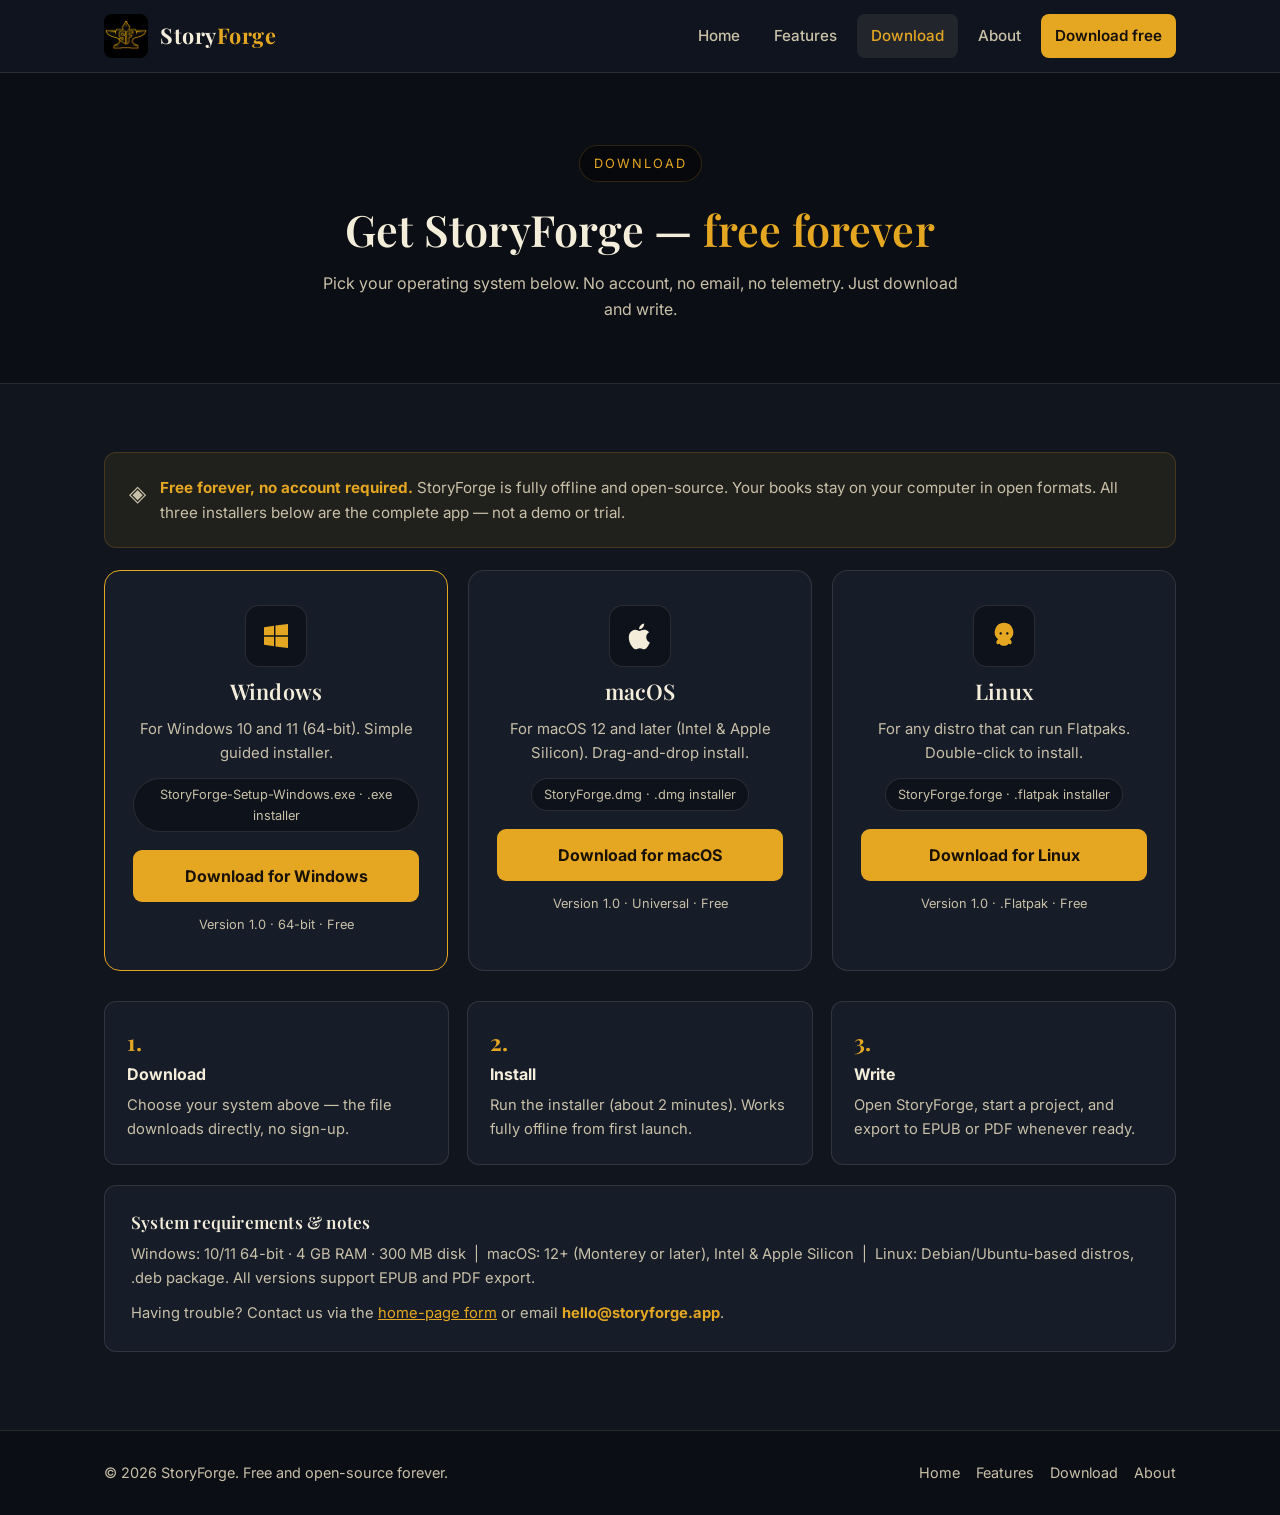
<file: download.html>
<!DOCTYPE html>
<html lang="en">
<head>
<meta charset="UTF-8">
<meta name="viewport" content="width=device-width, initial-scale=1.0">
<title>Download — StoryForge</title>
<meta name="description" content="Download StoryForge free for Windows, macOS and Linux. Free forever, no account required.">
<link rel="stylesheet" href="styles.css">
<link rel="icon" type="image/png" href="assets/logo.png">
</head>
<body>

<header class="site">
  <div class="nav">
    <a class="brand" href="index.html">
      <img src="assets/logo.png" alt="StoryForge logo">
      <span class="brand-name">Story<span>Forge</span></span>
    </a>
    <button class="hamburger" aria-label="Menu" onclick="document.querySelector('nav.links').classList.toggle('open')">☰</button>
    <nav class="links">
      <a href="index.html">Home</a>
      <a href="features.html">Features</a>
      <a href="download.html" class="active">Download</a>
      <a href="about.html">About</a>
      <a href="download.html" class="nav-cta">Download free</a>
    </nav>
  </div>
</header>

<div class="page-hero">
  <div class="hero-bg" style="background-image:url('https://images.unsplash.com/photo-1512820790803-83ca734da794?q=80&w=2000&auto=format&fit=crop')"></div>
  <div class="hero-inner">
    <span class="eyebrow">Download</span>
    <h1>Get StoryForge — <span style="color:var(--gold)">free forever</span></h1>
    <p>Pick your operating system below. No account, no email, no telemetry. Just download and write.</p>
  </div>
</div>

<section class="block">
  <div class="wrap">

    <div class="notice">
      <span style="font-size:1.4rem">◈</span>
      <div><strong>Free forever, no account required.</strong> StoryForge is fully offline and open-source. Your books stay on your computer in open formats. All three installers below are the complete app — not a demo or trial.</div>
    </div>

    <div class="os-grid">

      <!-- Windows -->
      <div class="os-card featured">
        <div class="os-logo" aria-hidden="true">
          <svg viewBox="0 0 24 24" fill="#e5a722"><path d="M3 5.5 10.5 4.4v7.1H3zM11.6 4.2 21 3v8.5h-9.4zM3 12.5h7.5v7.1L3 18.5zM11.6 12.5H21V21l-9.4-1.2z"/></svg>
        </div>
        <h3>Windows</h3>
        <p class="desc">For Windows 10 and 11 (64-bit). Simple guided installer.</p>
        <span class="file">StoryForge-Setup-Windows.exe · .exe installer</span>
        <a class="dl-btn" href="https://github.com/sut0005-cpu/storyforgeapp/releases/download/installer/StoryForge-Setup-Windows.exe" download>Download for Windows</a>
        <span style="font-size:.8rem;color:var(--cream-dim)">Version 1.0 · 64-bit · Free</span>
      </div>

      <!-- macOS -->
      <div class="os-card">
        <div class="os-logo" aria-hidden="true">
          <svg viewBox="0 0 24 24" fill="#f4edda"><path d="M16.7 12.9c0-2.4 2-3.6 2.1-3.7-1.1-1.7-2.9-1.9-3.5-1.9-1.5-.2-2.9.9-3.7.9-.8 0-1.9-.9-3.2-.9-1.6 0-3.1 1-4 2.4-1.7 2.9-.4 7.3 1.2 9.7.8 1.2 1.8 2.6 3.1 2.6 1.2 0 1.7-.8 3.2-.8 1.5 0 1.9.8 3.2.8 1.3 0 2.1-1.2 2.9-2.5.9-1.3 1.3-2.6 1.3-2.7-.1 0-2.6-1-2.6-4zm-2.6-7.2c.7-.8 1.1-1.9 1-3-.9.1-2 .6-2.7 1.4-.7.7-1.2 1.8-1 2.9 1 .1 2-.5 2.7-1.3z"/></svg>
        </div>
        <h3>macOS</h3>
        <p class="desc">For macOS 12 and later (Intel &amp; Apple Silicon). Drag-and-drop install.</p>
        <span class="file">StoryForge.dmg · .dmg installer</span>
        <a class="dl-btn" href="https://github.com/sut0005-cpu/storyforgeapp/releases/download/installer/StoryForge.dmg" download>Download for macOS</a>
        <span style="font-size:.8rem;color:var(--cream-dim)">Version 1.0 · Universal · Free</span>
      </div>

      <!-- Linux -->
      <div class="os-card">
        <div class="os-logo" aria-hidden="true">
          <svg viewBox="0 0 24 24" fill="#e5a722"><path d="M12 2a7 7 0 0 0-4.4 12.4c-.4.3-.9.8-1.1 1.4-.2.5-.6 1.7.3 2.2.6.4 1.4.1 1.9-.2.5 1 1.6 1.6 3.3 1.6s2.8-.6 3.3-1.6c.5.3 1.3.6 1.9.2.9-.5.5-1.7.3-2.2-.2-.6-.7-1.1-1.1-1.4A7 7 0 0 0 12 2zm-2.5 7.2c.5 0 .9.4.9.9s-.4.9-.9.9-.9-.4-.9-.9.4-.9.9-.9zm5 0c.5 0 .9.4.9.9s-.4.9-.9.9-.9-.4-.9-.9.4-.9.9-.9z"/></svg>
        </div>
        <h3>Linux</h3>
        <p class="desc"> For any distro that can run Flatpaks. Double-click to install.</p>
        <span class="file">StoryForge.forge · .flatpak installer</span>
        <a class="dl-btn" href="https://github.com/sut0005-cpu/storyforgeapp/releases/download/installer/StoryForge.deb" download>Download for Linux</a>
        <span style="font-size:.8rem;color:var(--cream-dim)">Version 1.0 · .Flatpak · Free</span>
      </div>

    </div>

    <div class="steps">
      <div class="step"><div class="n">1.</div><strong>Download</strong><p>Choose your system above — the file downloads directly, no sign-up.</p></div>
      <div class="step"><div class="n">2.</div><strong>Install</strong><p>Run the installer (about 2 minutes). Works fully offline from first launch.</p></div>
      <div class="step"><div class="n">3.</div><strong>Write</strong><p>Open StoryForge, start a project, and export to EPUB or PDF whenever ready.</p></div>
    </div>

    <div class="sysreq" style="margin-top:20px">
      <h3>System requirements &amp; notes</h3>
      <p>Windows: 10/11 64-bit · 4 GB RAM · 300 MB disk &nbsp;|&nbsp; macOS: 12+ (Monterey or later), Intel &amp; Apple Silicon &nbsp;|&nbsp; Linux: Debian/Ubuntu-based distros, .deb package. All versions support EPUB and PDF export.</p>
      <p style="margin-top:10px">Having trouble? Contact us via the <a href="index.html#contact" style="color:var(--gold)">home-page form</a> or email <strong style="color:var(--gold)">hello@storyforge.app</strong>.</p>
    </div>

  </div>
</section>

<footer>
  <div class="wrap foot">
    <span>© 2026 StoryForge. Free and open-source forever.</span>
    <nav>
      <a href="index.html">Home</a>
      <a href="features.html">Features</a>
      <a href="download.html">Download</a>
      <a href="about.html">About</a>
    </nav>
  </div>
</footer>

</body>
</html>
</file>
<file: styles.css>
@import url('https://fonts.googleapis.com/css2?family=Playfair+Display:wght@500;600;700&family=Inter:wght@400;500;600&display=swap');

:root{
  --bg:#10151e;
  --bg2:#161c28;
  --bg3:#1e2635;
  --cream:#f4edda;
  --cream-dim:#c9c0a8;
  --gold:#e5a722;
  --gold-hover:#f3bd3a;
  --line:rgba(229,167,34,.18);
  --line2:rgba(244,237,218,.12);
  --radius:12px;
  --max:1120px;
}
*{box-sizing:border-box;margin:0;padding:0}
html{scroll-behavior:auto}
body{
  background:var(--bg);
  color:var(--cream);
  font-family:'Inter',system-ui,-apple-system,Segoe UI,Roboto,sans-serif;
  line-height:1.65;
  font-size:16px;
}
h1,h2,h3,.serif{font-family:'Playfair Display',Georgia,'Times New Roman',serif;font-weight:600;line-height:1.2;letter-spacing:.2px}
a{color:inherit}
img{max-width:100%;display:block}
.wrap{max-width:var(--max);margin:0 auto;padding:0 24px}

/* Header */
header.site{position:sticky;top:0;z-index:50;background:rgba(16,21,30,.97);border-bottom:1px solid var(--line2)}
.nav{display:flex;align-items:center;justify-content:space-between;gap:16px;padding:14px 24px;max-width:var(--max);margin:0 auto}
.brand{display:flex;align-items:center;gap:12px;text-decoration:none}
.brand img{width:44px;height:44px;object-fit:contain;border-radius:8px;background:#000}
.brand-name{font-family:'Playfair Display',serif;font-size:1.35rem;font-weight:700;letter-spacing:.5px}
.brand-name span{color:var(--gold)}
nav.links{display:flex;gap:6px;align-items:center}
nav.links a{text-decoration:none;color:var(--cream-dim);padding:9px 14px;border-radius:8px;font-weight:500;font-size:.95rem}
nav.links a:hover,nav.links a.active{color:var(--cream);background:rgba(244,237,218,.08)}
nav.links a.active{color:var(--gold)}
.nav-cta{text-decoration:none;background:var(--gold);color:#14100a !important;font-weight:600 !important}
.nav-cta:hover{background:var(--gold-hover) !important;color:#000 !important}
.hamburger{display:none;background:none;border:1px solid var(--line2);color:var(--cream);border-radius:8px;padding:8px 12px;font-size:1.1rem;cursor:pointer}

/* Hero */
.hero{position:relative;border-bottom:1px solid var(--line2);background:#0b0e14}
.hero-bg{position:absolute;inset:0;background-size:cover;background-position:center;opacity:.38}
.hero::after{content:"";position:absolute;inset:0;background:linear-gradient(180deg,rgba(16,21,30,.55),rgba(16,21,30,.92))}
.hero-inner{position:relative;z-index:1;text-align:center;padding:96px 24px 84px;max-width:860px;margin:0 auto}
.eyebrow{display:inline-block;font-size:.8rem;letter-spacing:2px;text-transform:uppercase;color:var(--gold);border:1px solid var(--line);padding:7px 14px;border-radius:100px;margin-bottom:22px;background:rgba(0,0,0,.4)}
.hero h1{font-size:clamp(2.1rem,5vw,3.4rem);margin-bottom:18px}
.hero h1 em{color:var(--gold);font-style:normal}
.hero p.sub{color:var(--cream-dim);font-size:clamp(1rem,2vw,1.18rem);max-width:680px;margin:0 auto 32px}
.btnrow{display:flex;gap:14px;justify-content:center;flex-wrap:wrap}
.btn{display:inline-block;text-decoration:none;font-weight:600;padding:14px 28px;border-radius:10px;font-size:1rem;border:1px solid transparent;cursor:pointer}
.btn-gold{background:var(--gold);color:#171106}
.btn-gold:hover{background:var(--gold-hover)}
.btn-ghost{border-color:rgba(244,237,218,.3);color:var(--cream);background:rgba(0,0,0,.35)}
.btn-ghost:hover{border-color:var(--gold);color:var(--gold)}
.hero-meta{margin-top:22px;color:var(--cream-dim);font-size:.88rem}

/* Sections */
section.block{padding:68px 0}
.sec-title{text-align:center;max-width:720px;margin:0 auto 40px}
.sec-title h2{font-size:clamp(1.6rem,3.4vw,2.2rem);margin-bottom:12px}
.sec-title h2 span{color:var(--gold)}
.sec-title p{color:var(--cream-dim)}
.gold-rule{width:56px;height:3px;background:var(--gold);margin:0 auto 18px;border-radius:2px}

/* Cards */
.grid4{display:grid;grid-template-columns:repeat(4,1fr);gap:18px}
.grid3{display:grid;grid-template-columns:repeat(3,1fr);gap:18px}
.grid2{display:grid;grid-template-columns:repeat(2,1fr);gap:22px}
.card{background:var(--bg2);border:1px solid var(--line2);border-radius:var(--radius);padding:28px 24px}
.card:hover{border-color:var(--line)}
.card .icon{width:46px;height:46px;border-radius:10px;background:rgba(229,167,34,.12);border:1px solid var(--line);display:flex;align-items:center;justify-content:center;font-size:1.35rem;margin-bottom:16px}
.card h3{font-size:1.15rem;margin-bottom:10px}
.card p{color:var(--cream-dim);font-size:.95rem}
.card a.learn{color:var(--gold);font-size:.9rem;font-weight:600;text-decoration:none}
.card a.learn:hover{text-decoration:underline}

/* Story / split */
.split{background:var(--bg2);border-top:1px solid var(--line2);border-bottom:1px solid var(--line2)}
.split-grid{display:grid;grid-template-columns:1fr 1fr;gap:44px;align-items:center}
.split img.round{border-radius:var(--radius);border:1px solid var(--line2);width:100%;height:340px;object-fit:cover}
.split h2{font-size:clamp(1.6rem,3vw,2.1rem);margin-bottom:16px}
.split p{color:var(--cream-dim);margin-bottom:14px}
.checklist{list-style:none;margin-top:18px;display:grid;gap:10px}
.checklist li{color:var(--cream-dim);font-size:.95rem}
.checklist li::before{content:"— ";color:var(--gold);font-weight:700}

/* Testimonials */
.quote{background:var(--bg2);border:1px solid var(--line2);border-radius:var(--radius);padding:28px 24px;display:flex;flex-direction:column;gap:14px}
.quote p.text{font-family:'Playfair Display',serif;font-size:1.05rem;line-height:1.6;font-style:italic}
.quote .who{border-top:1px solid var(--line2);padding-top:14px}
.quote .who strong{display:block;color:var(--gold);font-size:.95rem}
.quote .who span{color:var(--cream-dim);font-size:.85rem}
.stars{color:var(--gold);letter-spacing:2px;font-size:.9rem}

/* CTA banner */
.cta-banner{background:linear-gradient(180deg,rgba(0,0,0,.55),rgba(0,0,0,.65)),url('https://images.unsplash.com/photo-1457369804613-52c61a468e7d?q=80&w=2000&auto=format&fit=crop') center/cover;border:1px solid var(--line);border-radius:16px;text-align:center;padding:64px 28px}
.cta-banner h2{font-size:clamp(1.7rem,3.6vw,2.4rem);margin-bottom:12px}
.cta-banner p{color:var(--cream-dim);margin-bottom:26px}
.cta-banner .fine{margin-top:16px;font-size:.85rem;color:var(--cream-dim)}

/* Contact + footer */
.contact-grid{display:grid;grid-template-columns:1fr 1fr;gap:40px;align-items:start}
form.contact{background:var(--bg2);border:1px solid var(--line2);border-radius:var(--radius);padding:28px;display:grid;gap:14px}
label{font-size:.88rem;font-weight:600;color:var(--cream-dim)}
input,textarea{width:100%;background:#0d121b;border:1px solid var(--line2);color:var(--cream);border-radius:8px;padding:12px 14px;font-size:.95rem;font-family:inherit}
input:focus,textarea:focus{outline:none;border-color:var(--gold)}
textarea{min-height:130px;resize:vertical}
button.submit{background:var(--gold);border:none;color:#171106;font-weight:700;padding:13px;border-radius:9px;font-size:1rem;cursor:pointer}
button.submit:hover{background:var(--gold-hover)}
.contact-info h2{margin-bottom:12px;font-size:1.9rem}
.contact-info p{color:var(--cream-dim);margin-bottom:12px}
footer{border-top:1px solid var(--line2);background:#0b0e14;padding:30px 0;margin-top:10px}
.foot{display:flex;justify-content:space-between;gap:16px;align-items:center;flex-wrap:wrap;color:var(--cream-dim);font-size:.9rem}
.foot nav{display:flex;gap:16px}
.foot nav a{color:var(--cream-dim);text-decoration:none}
.foot nav a:hover{color:var(--gold)}

/* Feature detail */
.feature-row{display:grid;grid-template-columns:1fr 1fr;gap:36px;align-items:center;background:var(--bg2);border:1px solid var(--line2);border-radius:16px;padding:34px;margin-bottom:22px}
.feature-row:nth-child(even) .f-img{order:2}
.feature-row img{width:100%;height:280px;object-fit:cover;border-radius:10px;border:1px solid var(--line2)}
.feature-row h3{font-size:1.5rem;margin-bottom:6px}
.feature-row .tag{color:var(--gold);font-size:.78rem;letter-spacing:2px;text-transform:uppercase;font-weight:600;font-family:'Inter',sans-serif}
.feature-row p{color:var(--cream-dim);margin:12px 0}
.feature-row ul{margin:12px 0 0 18px;color:var(--cream-dim);font-size:.95rem}
.feature-row li{margin-bottom:6px}

/* Download */
.os-grid{display:grid;grid-template-columns:repeat(3,1fr);gap:20px;margin-bottom:30px}
.os-card{background:var(--bg2);border:1px solid var(--line2);border-radius:16px;padding:34px 28px;text-align:center;display:flex;flex-direction:column;gap:12px;align-items:center}
.os-card.featured{border-color:var(--gold)}
.os-logo{width:62px;height:62px;border-radius:14px;background:#0d121b;border:1px solid var(--line2);display:flex;align-items:center;justify-content:center}
.os-logo svg{width:32px;height:32px}
.os-card h3{font-size:1.35rem}
.os-card p.desc{color:var(--cream-dim);font-size:.93rem;min-height:48px}
.os-card .file{font-size:.8rem;color:var(--cream-dim);background:#0d121b;border:1px solid var(--line2);border-radius:100px;padding:5px 12px}
.dl-btn{display:inline-block;width:100%;text-decoration:none;background:var(--gold);color:#171106;font-weight:700;padding:13px;border-radius:9px;margin-top:6px}
.dl-btn:hover{background:var(--gold-hover)}
.dl-ghost{display:inline-block;width:100%;text-decoration:none;border:1px solid rgba(244,237,218,.25);color:var(--cream);padding:11px;border-radius:9px;font-size:.9rem}
.notice{background:rgba(229,167,34,.08);border:1px solid var(--line);border-radius:12px;padding:22px 24px;display:flex;gap:14px;align-items:flex-start;color:var(--cream-dim);font-size:.95rem;margin-bottom:22px}
.notice strong{color:var(--gold)}
.steps{display:grid;grid-template-columns:repeat(3,1fr);gap:18px;margin-top:8px}
.step{background:var(--bg2);border:1px solid var(--line2);border-radius:12px;padding:22px}
.step .n{color:var(--gold);font-family:'Playfair Display',serif;font-size:1.4rem;font-weight:700}
.step p{color:var(--cream-dim);font-size:.92rem;margin-top:6px}
.sysreq{background:var(--bg2);border:1px solid var(--line2);border-radius:12px;padding:26px;color:var(--cream-dim);font-size:.92rem}
.sysreq h3{color:var(--cream);margin-bottom:10px}

.page-hero{position:relative;background:#0b0e14;border-bottom:1px solid var(--line2)}
.page-hero .hero-bg{opacity:.28}
.page-hero .hero-inner{padding:72px 24px 60px}
.page-hero h1{font-size:clamp(1.9rem,4vw,2.7rem)}
.page-hero p{color:var(--cream-dim);max-width:640px;margin:14px auto 0}

@media(max-width:900px){
  .grid4,.grid3,.os-grid,.steps{grid-template-columns:1fr 1fr}
  .grid2,.split-grid,.contact-grid,.feature-row{grid-template-columns:1fr}
  .feature-row:nth-child(even) .f-img{order:0}
  .split img.round{height:240px}
}
@media(max-width:640px){
  .grid4,.grid3,.os-grid,.steps{grid-template-columns:1fr}
  nav.links{display:none;position:absolute;top:72px;left:0;right:0;background:#0b0e14;flex-direction:column;align-items:stretch;padding:12px;border-bottom:1px solid var(--line2)}
  nav.links.open{display:flex}
  nav.links a{padding:12px 20px}
  .hamburger{display:block}
  section.block{padding:48px 0}
  .hero-inner{padding:64px 20px 56px}
}
</file>
